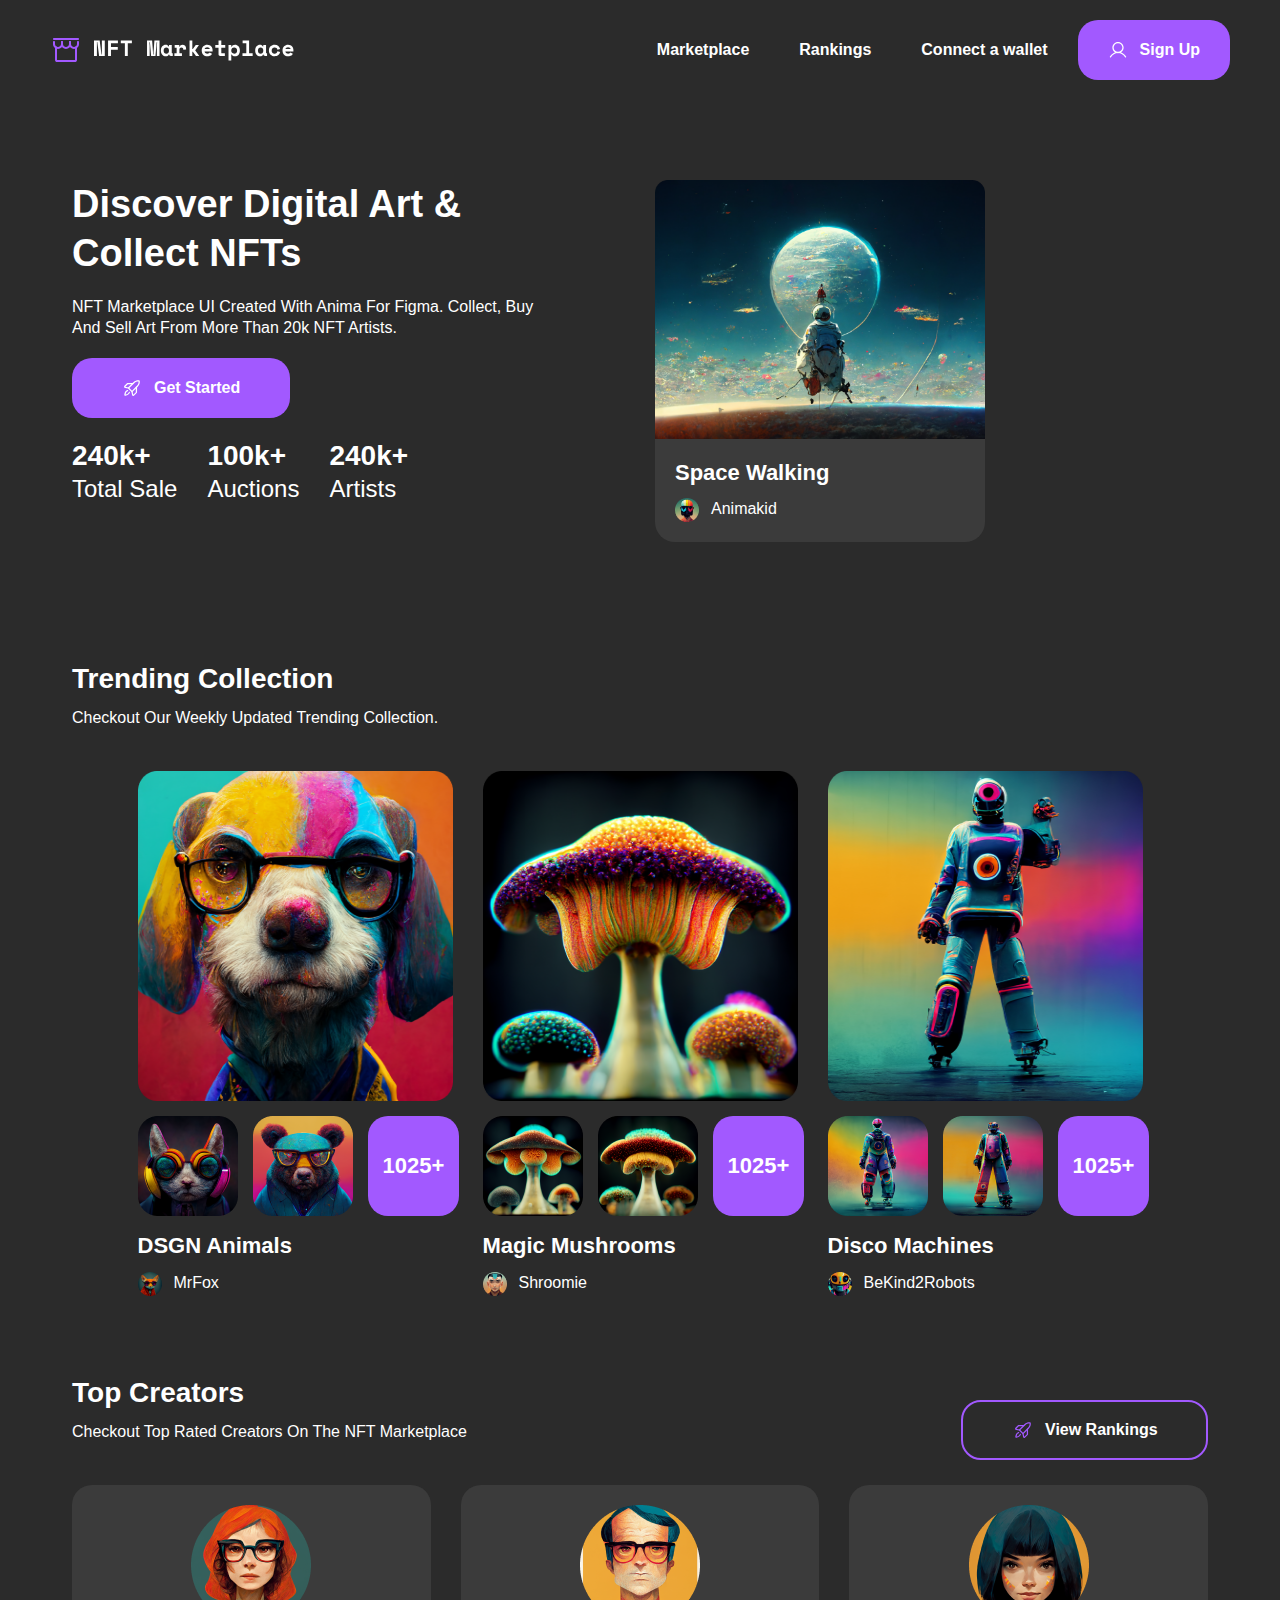
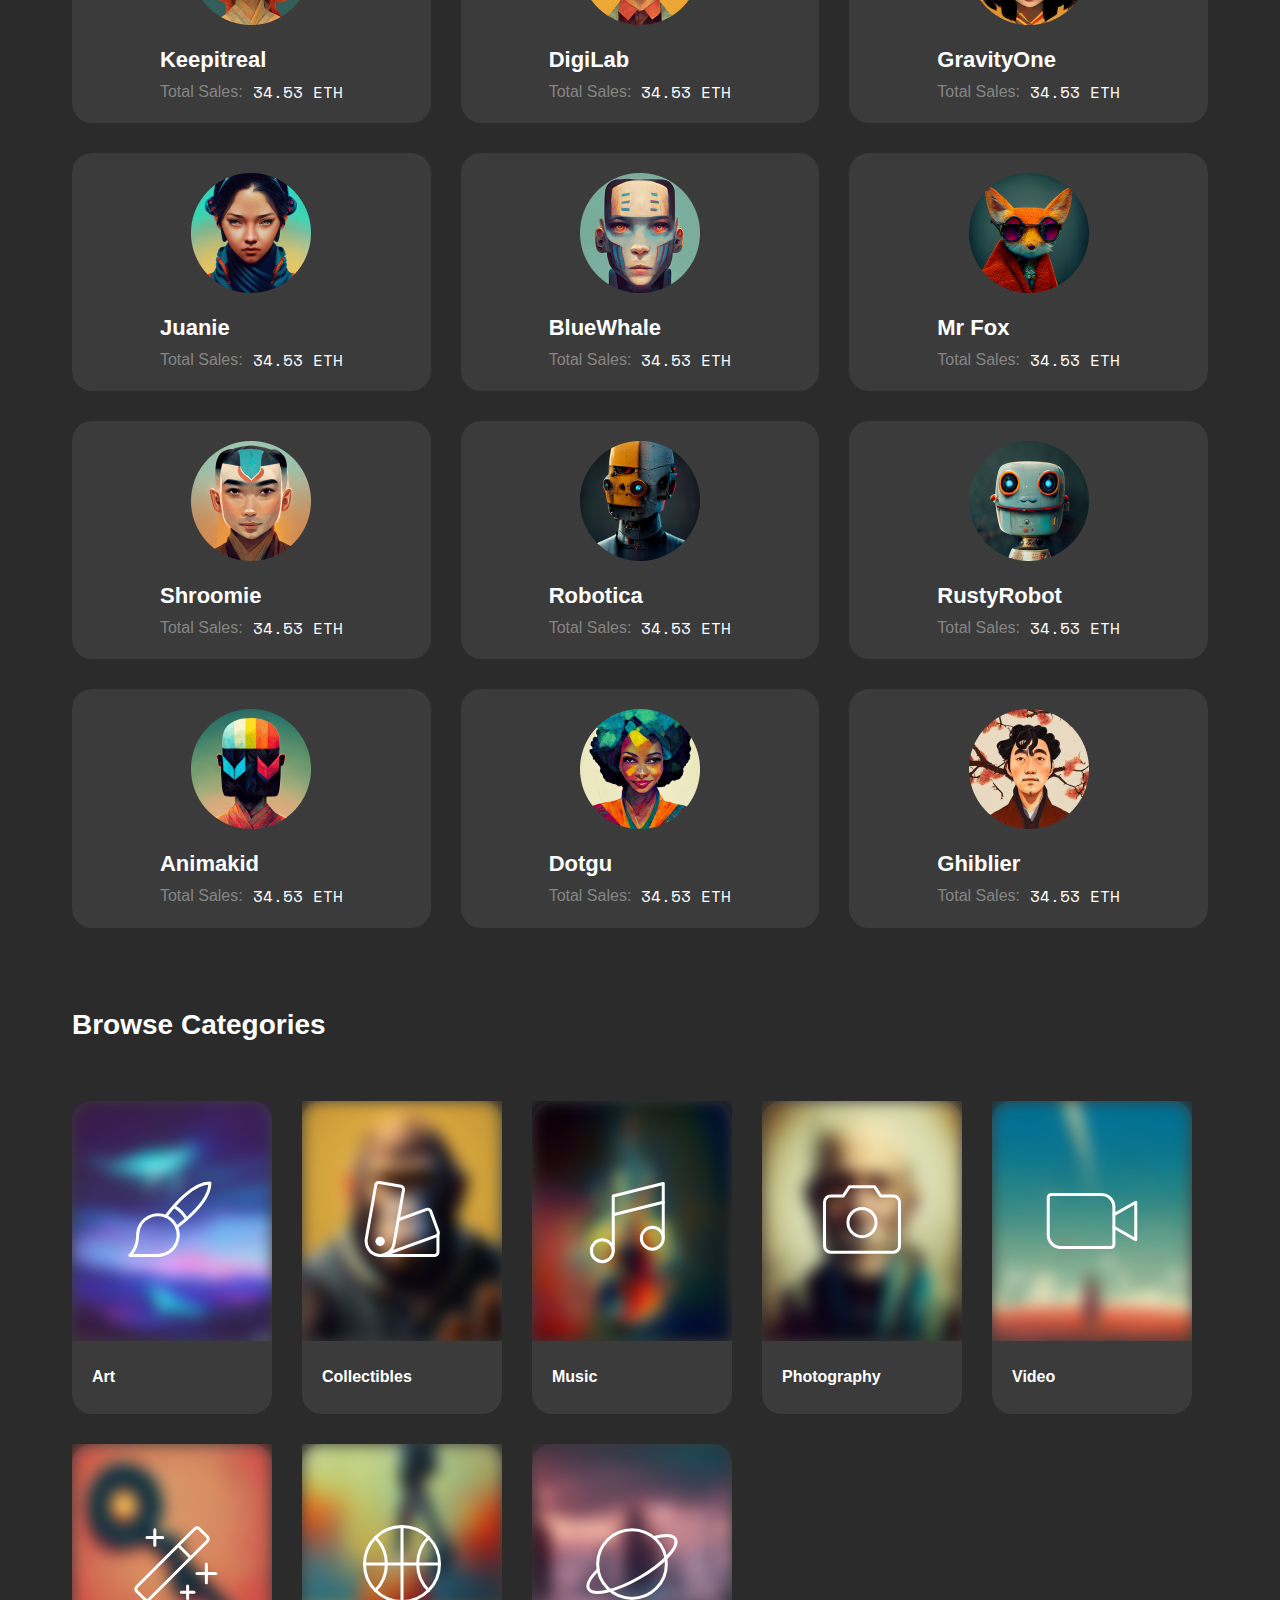
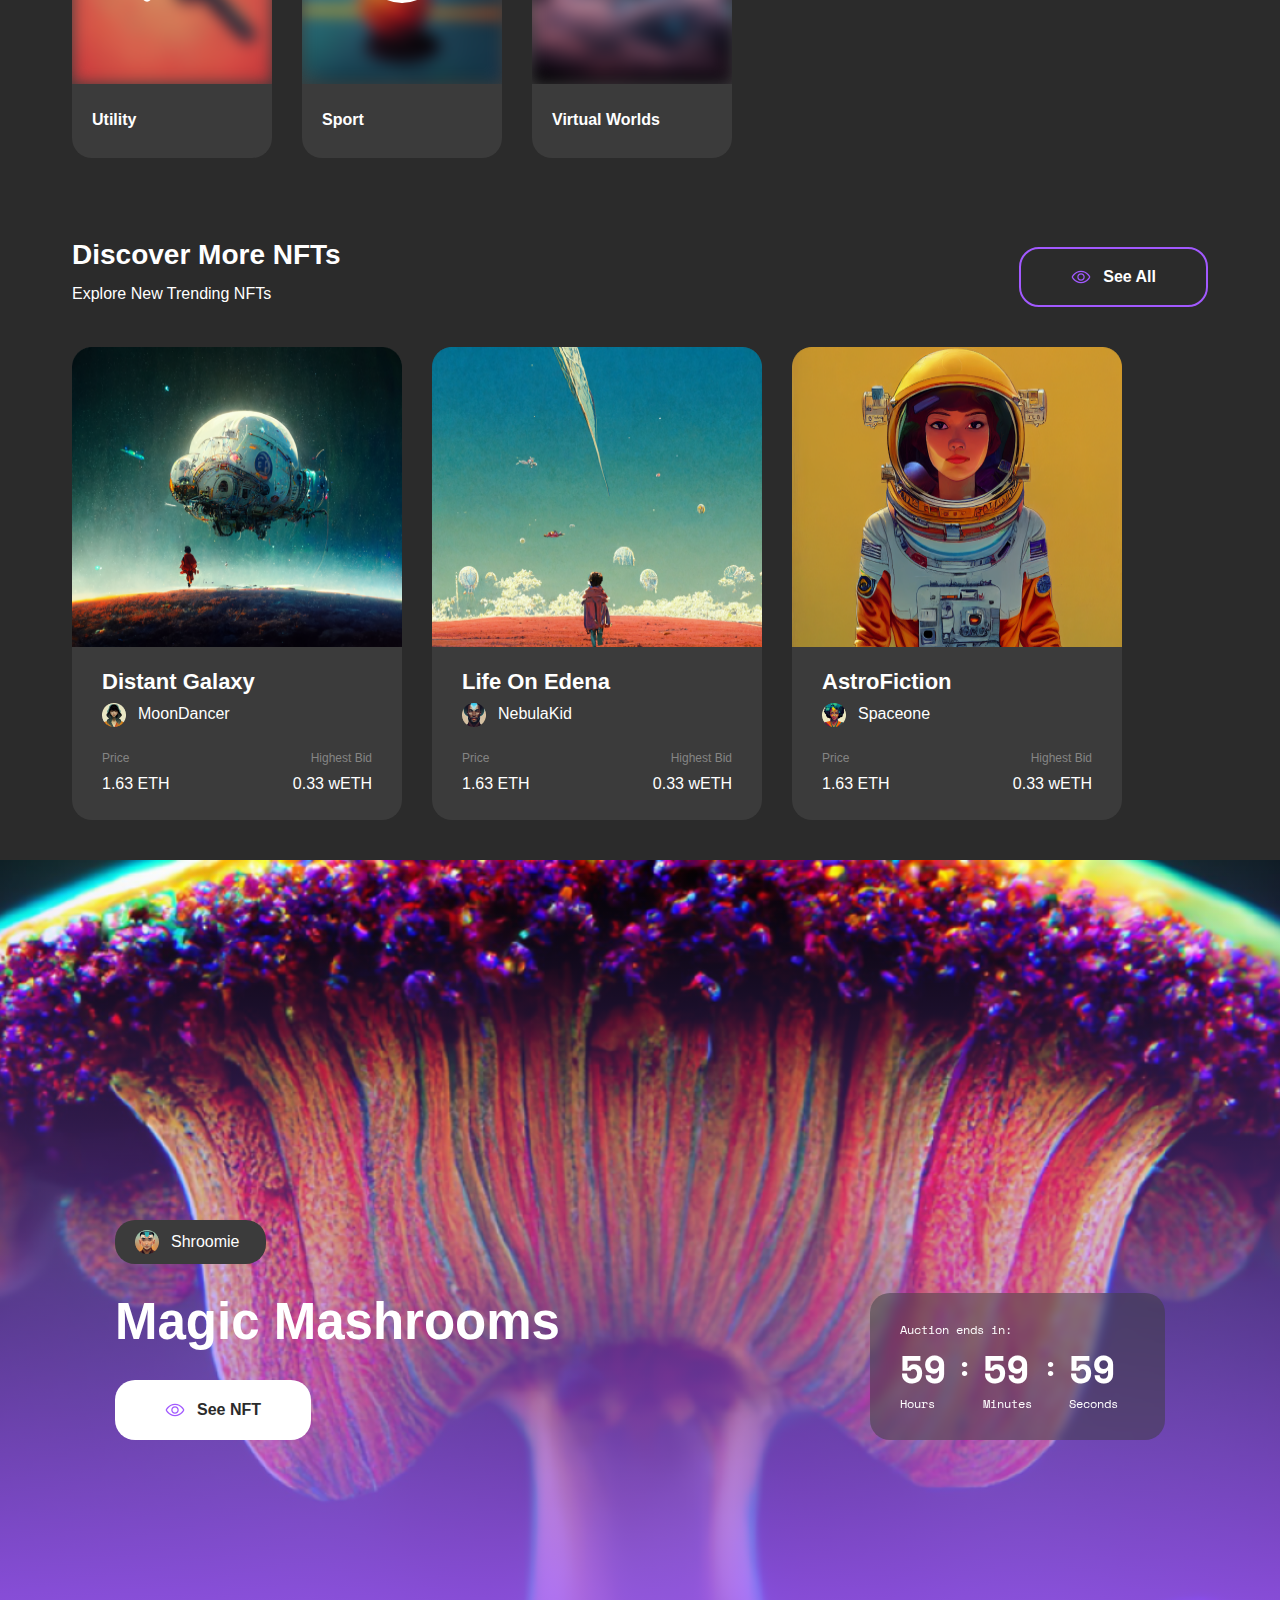
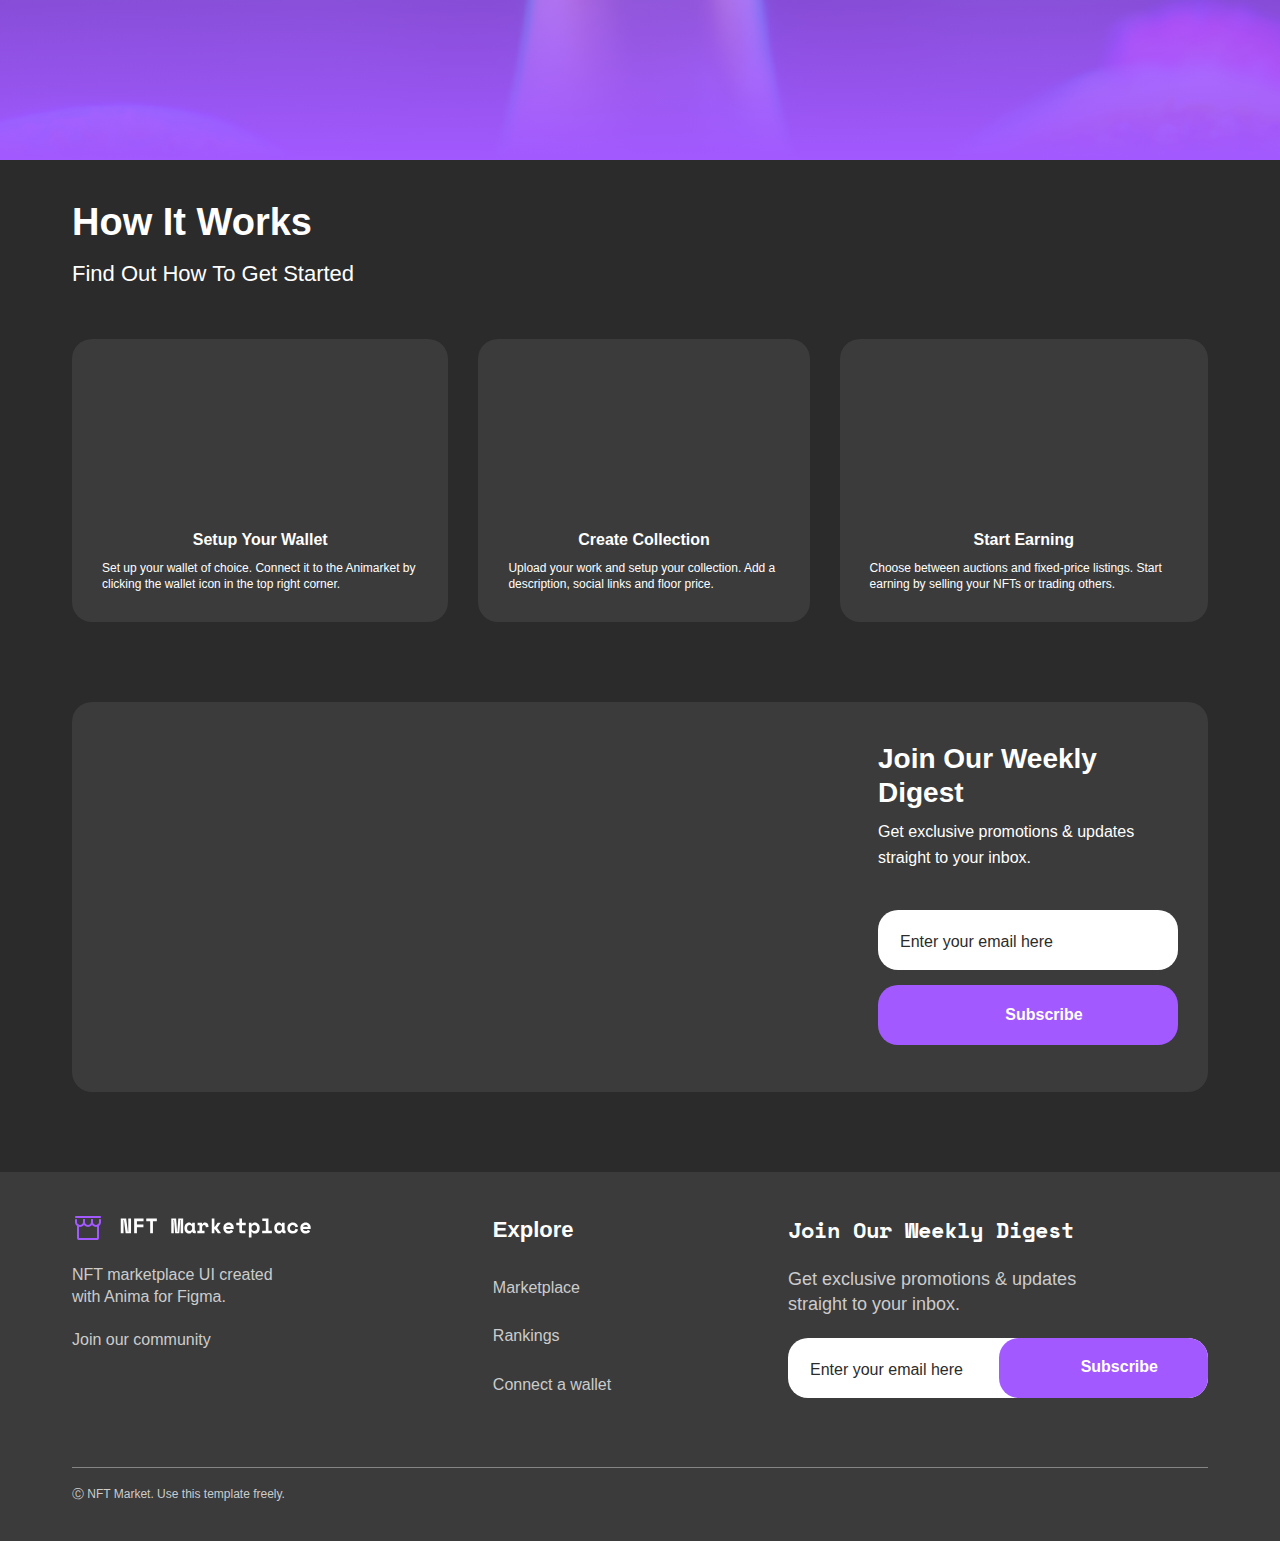
<file: index.html>
<!DOCTYPE html>
<html lang="en">
  <head>
    <meta charset="UTF-8" />
    <meta
      name="viewport"
      content="width=device-width, user-scalable=no, initial-scale=1.0, maximum-scale=1.0, minimum-scale=1.0"
    />
    <link rel="stylesheet" href="./styles/styles.css" />
    <link
      href="https://fonts.googleapis.com/css?family=Work+Sans:100,200,300,regular,500,600,700,800,900,100italic,200italic,300italic,italic,500italic,600italic,700italic,800italic,900italic"
      rel="stylesheet"
    />
    <link
      href="https://fonts.googleapis.com/css?family=Space+Mono:regular,italic,700,700italic"
      rel="stylesheet"
    />
    <title>NFT</title>
  </head>
  <body>
    <header class="header">
      <div class="container">
        <div class="header-menu">
          <div class="header__logo">
            <img
              src="./svg/header-logo.svg"
              alt="icon"
              loading="lazy"
              class="header__logo-icon"
            />
            <img
              src="./svg/header-logo-text.svg"
              alt="logotip text"
              loading="lazy"
              class="header__logo-text"
            />
          </div>
          <nav class="header__navigation hidden-mobile">
            <ul class="header__navigation-list">
              <li class="header__navigation-item">
                <a href="#" class="header__navigation-link">Marketplace</a>
              </li>
              <li class="header__navigation-item">
                <a href="./contacts.html" class="header__navigation-link"
                  >Rankings</a
                >
              </li>
              <li class="header__navigation-item">
                <a href="#" class="header__navigation-link">Connect a wallet</a>
              </li>
              <button
                class="header__navigation-button hidden-mobile"
                type="button"
              >
                <img src="./svg/user-icon.svg" alt="user" />Sign Up
              </button>
            </ul>
          </nav>

          <button
            class="header__navigation-burger-menu burger-button visible-mobile"
            type="button"
            onclick="mobileOverlay.showModal()"
          >
            <img
              src="./svg/burger.svg"
              alt="burger button"
              width="24"
              height="24"
              loading="lazy"
            />
            <span class="visually-hidden">Open navigation menu</span>
          </button>
        </div>
      </div>
    </header>
    <main class="content">
      <section class="section">
        <div class="container">
          <div class="hero">
            <div class="hero-left">
              <div class="hero-top">
                <h1 class="hero__title">Discover digital art & Collect NFTs</h1>
                <p class="hero__descr">
                  NFT marketplace UI created with Anima for Figma. Collect, buy
                  and sell art from more than 20k NFT artists.
                </p>
              </div>
              <button class="hero__button">
                <img src="./svg/rocket.svg" alt="rocket" />Get Started
              </button>
              <ul class="hero__list">
                <li class="hero__item">
                  <span class="hero__item-numb">240k+ </span>
                  <span class="hero__item-text">Total Sale</span>
                </li>
                <li class="hero__item">
                  <span class="hero__item-numb">100k+</span>
                  <span class="hero__item-text">Auctions</span>
                </li>
                <li class="hero__item">
                  <span class="hero__item-numb">240k+</span>
                  <span class="hero__item-text">Artists</span>
                </li>
              </ul>
            </div>
            <div class="hero-right">
              <img
                src="./image/hero-image.png"
                alt="image"
                class="hero__image"
              />
              <div class="hero__right-info">
                <span class="hero__right-image">Space Walking</span>
                <div class="hero__right-avatar">
                  <img src="./image/Avatar.png" alt="icon" />
                  <span class="hero__right-text">Animakid</span>
                </div>
              </div>
            </div>
          </div>
        </div>
      </section>
      <section class="section">
        <div class="container">
          <div class="collection">
            <div class="collection-header">
              <h2 class="header__title">Trending Collection</h2>
              <p class="header__descr">
                Checkout our weekly updated trending collection.
              </p>
            </div>
            <div class="collection-body">
              <ul class="body__list">
                <li class="body__item">
                  <div class="body__item-top">
                    <img
                      src="./image/card-image-dog.png"
                      alt="dog"
                      width="330"
                      height="330"
                      loading="lazy"
                    />
                  </div>
                  <div class="body__item-midl">
                    <img
                      src="./image/card-image-cat.png"
                      alt="cat"
                      width="100"
                      height="100"
                      loading="lazy"
                    />
                    <img
                      src="./image/card-image-beer.png"
                      alt="beer"
                      width="100"
                      height="100"
                      loading="lazy"
                    />
                    <div class="card-bg">
                      <span class="card-bg__text">1025+</span>
                    </div>
                  </div>
                  <div class="body__item-bottom">
                    <h2 class="item-bottom__title">DSGN Animals</h2>
                    <div class="item-bottom__avatar">
                      <img
                        src="./image/avata-fox.png"
                        alt="fox"
                        width="24"
                        height="24"
                        loading="lazy"
                      />
                      <span class="item-bottom__text">MrFox</span>
                    </div>
                  </div>
                </li>
                <li class="body__item">
                  <div class="body__item-top">
                    <img
                      src="./image/card-image-grib.png"
                      alt="dog"
                      width="330"
                      height="330"
                      loading="lazy"
                    />
                  </div>
                  <div class="body__item-midl">
                    <img
                      src="./image/card-image-grib-2.png"
                      alt="cat"
                      width="100"
                      height="100"
                      loading="lazy"
                    />
                    <img
                      src="./image/card-image-grib-3.png"
                      alt="beer"
                      width="100"
                      height="100"
                      loading="lazy"
                    />
                    <div class="card-bg">
                      <span class="card-bg__text">1025+</span>
                    </div>
                  </div>
                  <div class="body__item-bottom">
                    <h2 class="item-bottom__title">Magic Mushrooms</h2>
                    <div class="item-bottom__avatar">
                      <img
                        src="./image/avatar-shroomie.png"
                        alt="fox"
                        width="24"
                        height="24"
                        loading="lazy"
                      />
                      <span class="item-bottom__text">Shroomie</span>
                    </div>
                  </div>
                </li>
                <li class="body__item">
                  <div class="body__item-top">
                    <img
                      src="./image/card-image-robot.png"
                      alt="dog"
                      width="330"
                      height="330"
                      loading="lazy"
                    />
                  </div>
                  <div class="body__item-midl">
                    <img
                      src="./image/card-image-robot-2.png"
                      alt="cat"
                      width="100"
                      height="100"
                      loading="lazy"
                    />
                    <img
                      src="./image/card-image-robot-3.png"
                      alt="beer"
                      width="100"
                      height="100"
                      loading="lazy"
                    />
                    <div class="card-bg">
                      <span class="card-bg__text">1025+</span>
                    </div>
                  </div>
                  <div class="body__item-bottom">
                    <h2 class="item-bottom__title">Disco Machines</h2>
                    <div class="item-bottom__avatar">
                      <img
                        src="./image/avatar-beKind.png"
                        alt="fox"
                        width="24"
                        height="24"
                      />
                      <span class="item-bottom__text">BeKind2Robots</span>
                    </div>
                  </div>
                </li>
              </ul>
            </div>
          </div>
        </div>
      </section>
      <section class="section">
        <div class="container">
          <div class="creators">
            <div class="creators-header">
              <h2 class="creators-header__title">Top creators</h2>
              <p class="creators-header__descr">
                Checkout Top Rated Creators on the NFT Marketplace
              </p>
            </div>
            <div class="creators-header-box">
              <button class="creators-header__button" type="button">
                <img
                  src="./svg/rocket-accent.svg"
                  alt="rocket"
                  width="20"
                  height="20"
                  loading="lazy"
                />View Rankings
              </button>
            </div>
            <div class="creators-card">
              <ul class="creators-card__list">
                <li class="creators-card__item">
                  <img
                    class="creators-card__item-avatar"
                    src="./image/1.png"
                    alt=""
                    width="120"
                    height="120"
                    loading="lazy"
                  />
                  <div class="creators-card__item-box">
                    <p class="creators-card__item-name">Keepitreal</p>
                    <p class="creators-card__item-coast">
                      Total Sales:<span class="creators-card__item-crypt"
                        >34.53 ETH</span
                      >
                    </p>
                  </div>
                </li>
                <li class="creators-card__item">
                  <img
                    class="creators-card__item-avatar"
                    src="./image/2.png"
                    alt="avatar"
                    width="120"
                    height="120"
                    loading="lazy"
                  />
                  <div class="creators-card__item-box">
                    <p class="creators-card__item-name">DigiLab</p>
                    <p class="creators-card__item-coast">
                      Total Sales:<span class="creators-card__item-crypt"
                        >34.53 ETH</span
                      >
                    </p>
                  </div>
                </li>
                <li class="creators-card__item">
                  <img
                    class="creators-card__item-avatar"
                    src="./image/3.png"
                    alt=""
                    width="120"
                    height="120"
                    loading="lazy"
                  />
                  <div class="creators-card__item-box">
                    <p class="creators-card__item-name">GravityOne</p>
                    <p class="creators-card__item-coast">
                      Total Sales:<span class="creators-card__item-crypt"
                        >34.53 ETH</span
                      >
                    </p>
                  </div>
                </li>
                <li class="creators-card__item">
                  <img
                    class="creators-card__item-avatar"
                    src="./image/4.png"
                    alt="avatar"
                    width="120"
                    height="120"
                    loading="lazy"
                  />
                  <div class="creators-card__item-box">
                    <p class="creators-card__item-name">Juanie</p>
                    <p class="creators-card__item-coast">
                      Total Sales:<span class="creators-card__item-crypt"
                        >34.53 ETH</span
                      >
                    </p>
                  </div>
                </li>
                <li class="creators-card__item">
                  <img
                    class="creators-card__item-avatar"
                    src="./image/5.png"
                    alt="avatar"
                    width="120"
                    height="120"
                    loading="lazy"
                  />
                  <div class="creators-card__item-box">
                    <p class="creators-card__item-name">BlueWhale</p>
                    <p class="creators-card__item-coast">
                      Total Sales:<span class="creators-card__item-crypt"
                        >34.53 ETH</span
                      >
                    </p>
                  </div>
                </li>
                <li class="creators-card__item">
                  <img
                    class="creators-card__item-avatar"
                    src="./image/6.png"
                    alt="avatar"
                    width="120"
                    height="120"
                    loading="lazy"
                  />
                  <div class="creators-card__item-box">
                    <p class="creators-card__item-name">mr fox</p>
                    <p class="creators-card__item-coast">
                      Total Sales:<span class="creators-card__item-crypt"
                        >34.53 ETH</span
                      >
                    </p>
                  </div>
                </li>
                <li class="creators-card__item">
                  <img
                    class="creators-card__item-avatar"
                    src="./image/7.png"
                    alt="avatar"
                    width="120"
                    height="120"
                    loading="lazy"
                  />
                  <div class="creators-card__item-box">
                    <p class="creators-card__item-name">Shroomie</p>
                    <p class="creators-card__item-coast">
                      Total Sales:<span class="creators-card__item-crypt"
                        >34.53 ETH</span
                      >
                    </p>
                  </div>
                </li>
                <li class="creators-card__item">
                  <img
                    class="creators-card__item-avatar"
                    src="./image/8.png"
                    alt="avatar"
                    width="120"
                    height="120"
                    loading="lazy"
                  />
                  <div class="creators-card__item-box">
                    <p class="creators-card__item-name">robotica</p>
                    <p class="creators-card__item-coast">
                      Total Sales:<span class="creators-card__item-crypt"
                        >34.53 ETH</span
                      >
                    </p>
                  </div>
                </li>
                <li class="creators-card__item">
                  <img
                    class="creators-card__item-avatar"
                    src="./image/9.png"
                    alt="avatar"
                    width="120"
                    height="120"
                    loading="lazy"
                  />
                  <div class="creators-card__item-box">
                    <p class="creators-card__item-name">RustyRobot</p>
                    <p class="creators-card__item-coast">
                      Total Sales:<span class="creators-card__item-crypt"
                        >34.53 ETH</span
                      >
                    </p>
                  </div>
                </li>
                <li class="creators-card__item">
                  <img
                    class="creators-card__item-avatar"
                    src="./image/10.png"
                    alt="avatar"
                    width="120"
                    height="120"
                    loading="lazy"
                  />
                  <div class="creators-card__item-box">
                    <p class="creators-card__item-name">animakid</p>
                    <p class="creators-card__item-coast">
                      Total Sales:<span class="creators-card__item-crypt"
                        >34.53 ETH</span
                      >
                    </p>
                  </div>
                </li>
                <li class="creators-card__item">
                  <img
                    class="creators-card__item-avatar"
                    src="./image/11.png"
                    alt="avatar"
                    width="120"
                    height="120"
                    loading="lazy"
                  />
                  <div class="creators-card__item-box">
                    <p class="creators-card__item-name">Dotgu</p>
                    <p class="creators-card__item-coast">
                      Total Sales:<span class="creators-card__item-crypt"
                        >34.53 ETH</span
                      >
                    </p>
                  </div>
                </li>
                <li class="creators-card__item">
                  <img
                    class="creators-card__item-avatar"
                    src="./image/12.png"
                    alt="avatar"
                    width="120"
                    height="120"
                    loading="lazy"
                  />
                  <div class="creators-card__item-box">
                    <p class="creators-card__item-name">Ghiblier</p>
                    <p class="creators-card__item-coast">
                      Total Sales:<span class="creators-card__item-crypt"
                        >34.53 ETH</span
                      >
                    </p>
                  </div>
                </li>
              </ul>
            </div>
          </div>
        </div>
      </section>
      <section class="section">
        <div class="container">
          <div class="categories">
            <div class="categories-header">
              <h2 class="categories-header__title">Browse Categories</h2>
            </div>
            <div class="categories-card">
              <ul class="categories-card__list">
                <li class="categories-card__item">
                  <div class="categories-card__item-position">
                    <img
                      class="categories-card__image"
                      src="./image/categories-1.png"
                      alt="iamge"
                      width="240"
                      height="240"
                      loading="lazy"
                    />
                    <img
                      src="./svg/1.svg"
                      class="categories-card__icon"
                      alt="icon"
                      width="100"
                      height="100"
                      loading="lazy"
                    />
                  </div>
                  <div class="categories-card__bg">
                    <span class="categories-card__bg-text">Art</span>
                  </div>
                </li>
                <li class="categories-card__item">
                  <div class="categories-card__item-position">
                    <img
                      class="categories-card__image"
                      src="./image/categories-2.png"
                      alt="iamge"
                      width="240"
                      height="240"
                      loading="lazy"
                    />
                    <img
                      src="./svg/2.svg"
                      class="categories-card__icon"
                      alt="icon"
                      width="100"
                      height="100"
                      loading="lazy"
                    />
                  </div>
                  <div class="categories-card__bg">
                    <span class="categories-card__bg-text">Collectibles</span>
                  </div>
                </li>
                <li class="categories-card__item">
                  <div class="categories-card__item-position">
                    <img
                      class="categories-card__image"
                      src="./image/categories-3.png"
                      alt="iamge"
                      width="240"
                      height="240"
                      loading="lazy"
                    />
                    <img
                      src="./svg/3.svg"
                      class="categories-card__icon"
                      alt="icon"
                      width="100"
                      height="100"
                      loading="lazy"
                    />
                  </div>
                  <div class="categories-card__bg">
                    <span class="categories-card__bg-text">Music</span>
                  </div>
                </li>
                <li class="categories-card__item">
                  <div class="categories-card__item-position">
                    <img
                      class="categories-card__image"
                      src="./image/categories-4.png"
                      alt="iamge"
                      width="240"
                      height="240"
                      loading="lazy"
                    />
                    <img
                      src="./svg/4.svg"
                      class="categories-card__icon"
                      alt="icon"
                      width="100"
                      height="100"
                      loading="lazy"
                    />
                  </div>
                  <div class="categories-card__bg">
                    <span class="categories-card__bg-text">Photography</span>
                  </div>
                </li>
                <li class="categories-card__item">
                  <div class="categories-card__item-position">
                    <img
                      class="categories-card__image"
                      src="./image/categories-5.png"
                      alt="iamge"
                      width="240"
                      height="240"
                      loading="lazy"
                    />
                    <img
                      src="./svg/5.svg"
                      class="categories-card__icon"
                      alt="icon"
                      width="100"
                      height="100"
                      loading="lazy"
                    />
                  </div>
                  <div class="categories-card__bg">
                    <span class="categories-card__bg-text">Video</span>
                  </div>
                </li>
                <li class="categories-card__item">
                  <div class="categories-card__item-position">
                    <img
                      class="categories-card__image"
                      src="./image/categories-6.png"
                      alt="iamge"
                      width="240"
                      height="240"
                      loading="lazy"
                    />
                    <img
                      src="./svg/6.svg"
                      class="categories-card__icon"
                      alt="icon"
                      width="100"
                      height="100"
                      loading="lazy"
                    />
                  </div>
                  <div class="categories-card__bg">
                    <span class="categories-card__bg-text">Utility</span>
                  </div>
                </li>
                <li class="categories-card__item">
                  <div class="categories-card__item-position">
                    <img
                      class="categories-card__image"
                      src="./image/categories-7.png"
                      alt="iamge"
                      width="240"
                      height="240"
                      loading="lazy"
                    />
                    <img
                      src="./svg/7.svg"
                      class="categories-card__icon"
                      alt="icon"
                      width="100"
                      height="100"
                      loading="lazy"
                    />
                  </div>
                  <div class="categories-card__bg">
                    <span class="categories-card__bg-text">Sport</span>
                  </div>
                </li>
                <li class="categories-card__item">
                  <div class="categories-card__item-position">
                    <img
                      class="categories-card__image"
                      src="./image/categories-8.png"
                      alt="iamge"
                      width="240"
                      height="240"
                      loading="lazy"
                    />
                    <img
                      src="./svg/8.svg"
                      class="categories-card__icon"
                      alt="icon"
                      width="100"
                      height="100"
                      loading="lazy"
                    />
                  </div>
                  <div class="categories-card__bg">
                    <span class="categories-card__bg-text">Virtual Worlds</span>
                  </div>
                </li>
              </ul>
            </div>
          </div>
        </div>
      </section>
      <section class="section">
        <div class="container">
          <div class="discover">
            <div class="discover-header">
              <div class="discover-header__content">
                <h2 class="discover-header__title">Discover More NFTs</h2>
                <p class="discover-header__descr">Explore new trending NFTs</p>
              </div>
            </div>
            <div class="discover-box">
              <button class="discover-box__button" type="button">
                <img
                  src="./svg/Eye.svg"
                  alt="rocket"
                  width="20"
                  height="20"
                  loading="lazy"
                />See All
              </button>
            </div>
            <div class="discover-card">
              <ul class="discover-card__list">
                <li class="discover-card__item">
                  <img
                    class="discover-card__item-image"
                    src="./image/galaxy.png"
                    alt=""
                    width="330"
                    height="300"
                    loading="lazy"
                  />
                  <div class="discover-card__item-box">
                    <p class="discover-card__item-info">Distant Galaxy</p>
                    <div class="discover-card__item-name">
                      <img
                        src="./image/moon.png"
                        alt="avatar"
                        width="24"
                        height="24"
                        loading="lazy"
                      />
                      <span class="discover-card__item-nickname"
                        >MoonDancer</span
                      >
                    </div>
                    <div class="discover-card__item-price">
                      <p class="discover-card__item-price-name">
                        Price<span>Highest Bid</span>
                      </p>
                      <p class="discover-card__item-price-crypt">
                        1.63 ETH<span>0.33 wETH</span>
                      </p>
                    </div>
                  </div>
                </li>
                <li class="discover-card__item">
                  <img
                    class="discover-card__item-image"
                    src="./image/edena.png"
                    alt=""
                    width="330"
                    height="300"
                    loading="lazy"
                  />
                  <div class="discover-card__item-box">
                    <p class="discover-card__item-info">Life On Edena</p>
                    <div class="discover-card__item-name">
                      <img
                        src="./image/kid.png"
                        alt="avatar"
                        width="24"
                        height="24"
                        loading="lazy"
                      />
                      <span class="discover-card__item-nickname"
                        >NebulaKid</span
                      >
                    </div>
                    <div class="discover-card__item-price">
                      <p class="discover-card__item-price-name">
                        Price<span>Highest Bid</span>
                      </p>
                      <p class="discover-card__item-price-crypt">
                        1.63 ETH<span>0.33 wETH</span>
                      </p>
                    </div>
                  </div>
                </li>
                <li class="discover-card__item">
                  <img
                    class="discover-card__item-image"
                    src="./image/astro.png"
                    alt=""
                    width="330"
                    height="300"
                    loading="lazy"
                  />
                  <div class="discover-card__item-box">
                    <p class="discover-card__item-info">AstroFiction</p>
                    <div class="discover-card__item-name">
                      <img
                        src="./image/spaceone.png"
                        alt="avatar"
                        width="24"
                        height="24"
                        loading="lazy"
                      />
                      <span class="discover-card__item-nickname">Spaceone</span>
                    </div>
                    <div class="discover-card__item-price">
                      <p class="discover-card__item-price-name">
                        Price<span>Highest Bid</span>
                      </p>
                      <p class="discover-card__item-price-crypt">
                        1.63 ETH<span>0.33 wETH</span>
                      </p>
                    </div>
                  </div>
                </li>
              </ul>
            </div>
          </div>
        </div>
      </section>
      <section class="section-magic">
        <div class="container">
          <div class="magic">
            <div class="magic-content">
              <div class="magic-content__avatar">
                <img
                  src="./image/avatar-shroomie.png"
                  alt="icon"
                  width="24"
                  height="24"
                  loading="lazy"
                  class="magic-content__avatar-icon"
                />
                <p class="magic-content__avatar-name">Shroomie</p>
              </div>
              <h2 class="magic-content__title">Magic Mashrooms</h2>
              <button class="magic-content__button" type="button">
                <img src="./svg/Eye.svg" alt="icon" />
                See NFT
              </button>
            </div>

            <div class="magic-time">
              <p class="magic-time__descr">Auction ends in:</p>
              <ul class="magic-time__list">
                <li class="magic-time__item">
                  <span class="magic-time__item-minuts">59</span>
                  <span class="magic-time__item-hours">Hours</span>
                </li>
                <span class="magic-time__item-colon">:</span>
                <li class="magic-time__item">
                  <span class="magic-time__item-minuts">59</span>
                  <span class="magic-time__item-hours">Minutes</span>
                </li>
                <span class="magic-time__item-colon">:</span>
                <li class="magic-time__item">
                  <span class="magic-time__item-minuts">59</span>
                  <span class="magic-time__item-hours">Seconds</span>
                </li>
              </ul>
            </div>
          </div>
        </div>
      </section>
      <section class="section">
        <div class="container">
          <div class="works">
            <div class="works-header">
              <h2 class="works-header__title">How it works</h2>
              <p class="works-header__descr">Find out how to get started</p>
            </div>

            <ul class="body__list">
              <li class="body__item">
                <div class="body__item-image">
                  <img src="./image/works-1.png" alt="icon" loading="lazy" />
                </div>
                <div class="body__item-text">
                  <h3 class="body__item-title">Setup Your wallet</h3>
                  <p class="body__item-descr">
                    Set up your wallet of choice. Connect it to the Animarket by
                    clicking the wallet icon in the top right corner.
                  </p>
                </div>
              </li>
              <li class="body__item">
                <div class="body__item-image">
                  <img src="./image/works-2.png" alt="icon" loading="lazy" />
                </div>
                <div class="body__item-text">
                  <h3 class="body__item-title">Create Collection</h3>
                  <p class="body__item-descr">
                    Upload your work and setup your collection. Add a
                    description, social links and floor price.
                  </p>
                </div>
              </li>
              <li class="body__item">
                <div class="body__item-image">
                  <img src="./image/works-3.png" alt="icon" loading="lazy" />
                </div>
                <div class="body__item-text">
                  <h3 class="body__item-title">Start Earning</h3>
                  <p class="body__item-descr">
                    Choose between auctions and fixed-price listings. Start
                    earning by selling your NFTs or trading others.
                  </p>
                </div>
              </li>
            </ul>
          </div>
        </div>
      </section>
      <section class="section">
        <div class="container">
          <div class="digest">
            <div class="digest-content">
              <div class="digest-content__image">
                <img
                  src="./image/digest.png"
                  alt="image astro"
                  width="425"
                  height="310"
                  loading="lazy"
                />
              </div>
              <div class="digest-content__inner">
                <div class="digest-content__inner-header">
                  <h2 class="digest-content__inner-title">
                    Join our weekly<br />
                    digest
                  </h2>
                  <p class="digest-content__inner-descr">
                    Get exclusive promotions & updates<br />
                    straight to your inbox.
                  </p>
                </div>
                <form class="digest-content__inner-form">
                  <input
                    type="text"
                    name="email"
                    placeholder="Enter your email here"
                    class="digest-content__inner-input"
                  />
                  <button class="digest-content__inner-button" type="submit">
                    <img
                      src="./svg/post.svg"
                      alt="post"
                      width="20"
                      height="20"
                      loading="lazy"
                    />Subscribe
                  </button>
                </form>
              </div>
            </div>
          </div>
        </div>
      </section>
    </main>
    <footer class="footer">
      <div class="container">
        <div class="footer__menu">
          <div class="menu-soc1als">
            <div class="menu-soc1als__logo-image">
              <img src="./svg/header-logo.svg" alt="icon" loading="lazy" />
              <img
                src="./svg/header-logo-text.svg"
                alt="logotip text"
                loading="lazy"
                height="20"
                width="200"
              />
            </div>
            <div class="menu-soc1als__text">
              <p class="menu-soc1als__text-description">
                NFT marketplace UI created with Anima for Figma.
              </p>
              <p class="menu-soc1als__text-description">Join our community</p>
            </div>
            <ul class="menu-soc1als__list">
              <li class="menu-soc1als__item-icon">
                <img
                  src="./svg/footer-1.svg"
                  alt="icon soc1als"
                  width="32"
                  height="32"
                  loading="lazy"
                />
              </li>
              <li class="menu-soc1als__item-icon">
                <img
                  src="./svg/footer-2.svg"
                  alt="icon soc1als"
                  width="32"
                  height="32"
                  loading="lazy"
                />
              </li>
              <li class="menu-soc1als__item-icon">
                <img
                  src="./svg/footer-3.svg"
                  alt="icon soc1als"
                  width="32"
                  height="32"
                  loading="lazy"
                />
              </li>
              <li class="menu-soc1als__item-icon">
                <img
                  src="./svg/footer-4.svg"
                  alt="icon soc1als"
                  width="32"
                  height="32"
                  loading="lazy"
                />
              </li>
            </ul>
          </div>
          <nav class="navigation">
            <h2 class="navigation__title">Explore</h2>
            <ul class="navigation__list">
              <li class="navigation__item">
                <a href="#" class="navigation__link">Marketplace</a>
              </li>
              <li class="navigation__item">
                <a href="#" class="navigation__link">Rankings</a>
              </li>
              <li class="navigation__item">
                <a href="#" class="navigation__link">Connect a wallet</a>
              </li>
            </ul>
          </nav>
          <div class="aside">
            <h3 class="aside__title">Join our weekly digest</h3>
            <p class="aside__description">
              Get exclusive promotions & updates straight to your inbox.
            </p>
            <form class="aside__form">
              <input
                type="text"
                name="email"
                placeholder="Enter your email here"
              />
              <button class="aside__form-button" type="submit">
                <img
                  src="./svg/post.svg"
                  alt="post"
                  width="20"
                  height="20"
                  loading="lazy"
                />
                Subscribe
              </button>
            </form>
          </div>
        </div>
        <div class="bottom">
          <p class="bottom__text">Ⓒ NFT Market. Use this template freely.</p>
        </div>
      </div>
    </footer>
    <dialog class="mobile-overlay visible mobile" id="mobileOverlay">
      <form class="mobile-overlay__close-button-wrapper" method="dialog">
        <button class="mobile-oberlay__close-button cross-button" type="submit">
          <span class="visually-hidden">Close navigation menu</span>
        </button>
      </form>
      <div class="mobile-overlay__body">
        <ul class="mobile-overlay__list">
          <li class="mobile-overlay__item">
            <a href="/" class="mobile-overlay__link">Marketplace</a>
          </li>
          <li class="mobile-overlay__item">
            <a href="/" class="mobile-overlay__link">Rankings</a>
          </li>
          <li class="mobile-overlay__item">
            <a href="/" class="mobile-overlay__link">Connect a wallet</a>
          </li>
        </ul>
      </div>
    </dialog>
  </body>
</html>
</file>
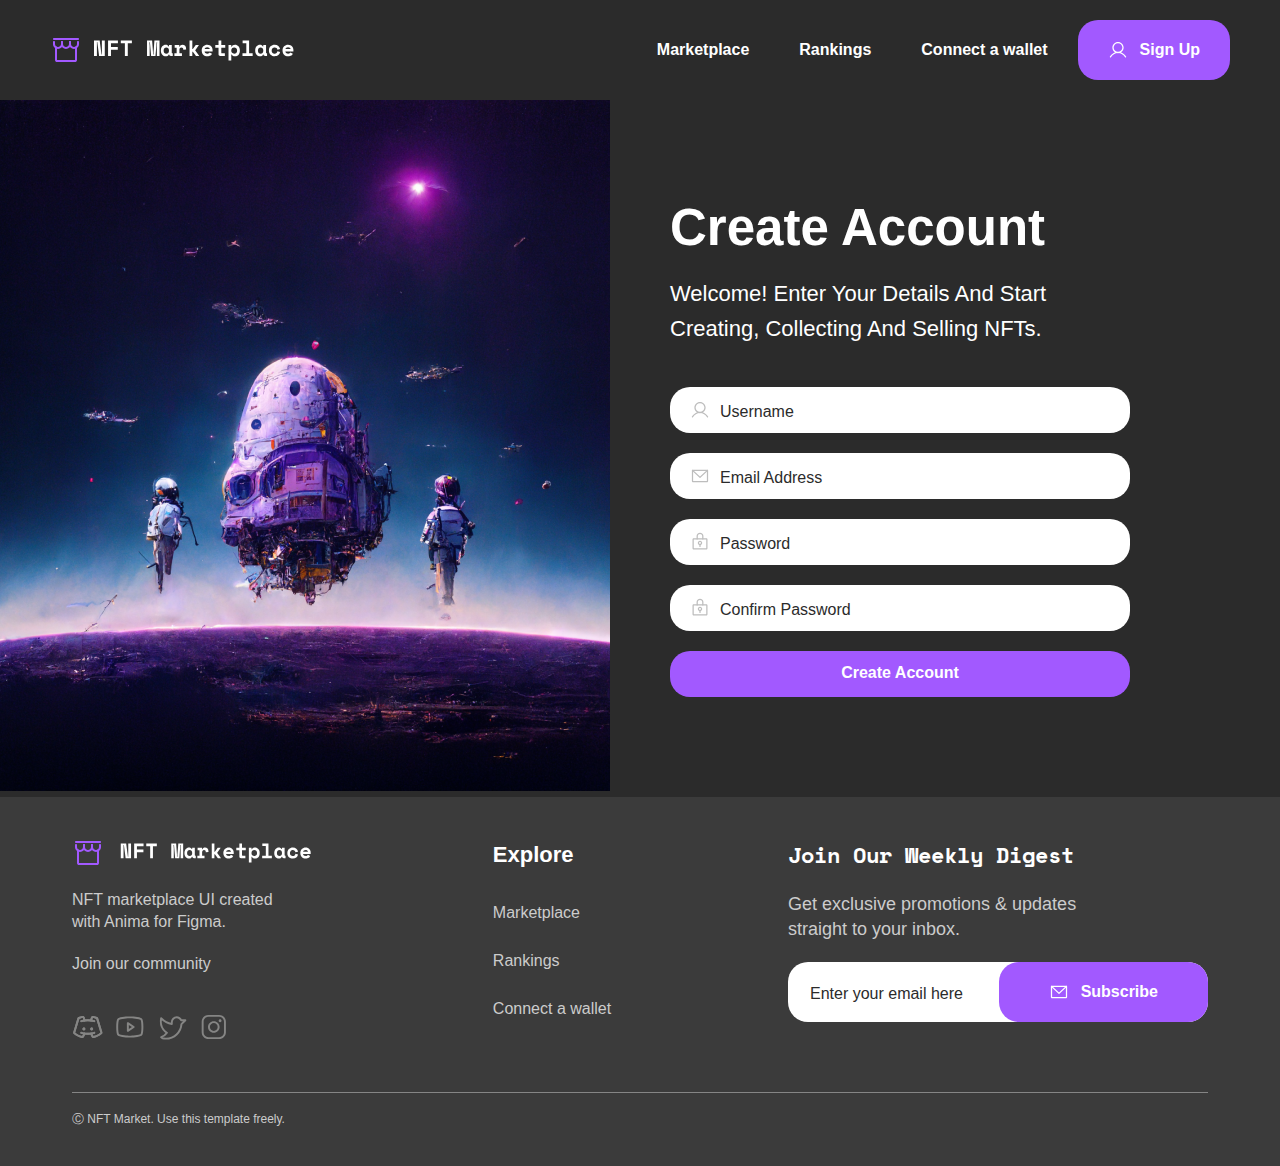
<file: contacts.html>
<!DOCTYPE html>
<html lang="en">
  <head>
    <meta charset="UTF-8" />
    <meta
      name="viewport"
      content="width=device-width, user-scalable=no, initial-scale=1.0, maximum-scale=1.0, minimum-scale=1.0"
    />
    <title>Create Contact</title>
    <link rel="stylesheet" href="./styles/styles.css" />
    <link
      href="https://fonts.googleapis.com/css?family=Work+Sans:100,200,300,regular,500,600,700,800,900,100italic,200italic,300italic,italic,500italic,600italic,700italic,800italic,900italic"
      rel="stylesheet"
    />
    <link
      href="https://fonts.googleapis.com/css?family=Space+Mono:regular,italic,700,700italic"
      rel="stylesheet"
    />
  </head>
  <body>
    <header class="header">
      <div class="container">
        <div class="header-menu">
          <div class="header__logo">
            <img
              src="./svg/header-logo.svg"
              alt="icon"
              loading="lazy"
              class="header__logo-icon"
            />
            <img
              src="./svg/header-logo-text.svg"
              alt="logotip text"
              loading="lazy"
              class="header__logo-text"
            />
          </div>
          <nav class="header__navigation hidden-mobile">
            <ul class="header__navigation-list">
              <li class="header__navigation-item">
                <a href="./index.html" class="header__navigation-link"
                  >Marketplace</a
                >
              </li>
              <li class="header__navigation-item">
                <a href="#" class="header__navigation-link">Rankings</a>
              </li>
              <li class="header__navigation-item">
                <a href="#" class="header__navigation-link">Connect a wallet</a>
              </li>
              <button
                class="header__navigation-button hidden-mobile"
                type="button"
              >
                <img src="./svg/user-icon.svg" alt="user" />Sign Up
              </button>
            </ul>
          </nav>

          <button
            class="header__navigation-burger-menu burger-button visible-mobile"
            type="button"
            onclick="mobileOverlay.showModal()"
          >
            <img
              src="./svg/burger.svg"
              alt="burger button"
              width="24"
              height="24"
              loading="lazy"
            />
            <span class="visually-hidden">Open navigation menu</span>
          </button>
        </div>
      </div>
    </header>
    <main class="content">
      <section class="section">
        <div class="container">
          <div class="create-account">
            <div class="create-account__bg">
              <img
                src="./image/create-image.png"
                alt="image cosmos"
                width="610"
                height="691"
                loading="lazy"
                class="create-account__image"
              />
            </div>
            <div class="create-account-content">
              <h1 class="create-account-content__title">Create account</h1>
              <p class="create-account-content__descr">
                Welcome! enter your details and start creating, collecting and
                selling NFTs.
              </p>
              <div class="content-form">
                <form class="content-form__group">
                  <div class="form">
                    <img
                      src="./svg/user-grey.svg"
                      alt="icon"
                      class="content-form__icon"
                    />
                    <input
                      type="text"
                      name="name"
                      placeholder="Username"
                      class="content-form__inner-input"
                    />
                  </div>
                  <div class="form">
                    <img
                      src="./svg/post-2.svg"
                      alt=""
                      class="content-form__icon"
                    />
                    <input
                      type="text"
                      name="email"
                      placeholder="Email Address"
                      class="content-form__inner-input"
                    />
                  </div>
                  <div class="form">
                    <img
                      src="./svg/password.svg"
                      alt=""
                      class="content-form__icon"
                    />
                    <input
                      type="text"
                      name="password"
                      placeholder="Password"
                      class="content-form__inner-input"
                    />
                  </div>
                  <div class="form">
                    <img
                      src="./svg/password-2.svg"
                      alt=""
                      class="content-form__icon"
                    />
                    <input
                      type="text"
                      name="password"
                      placeholder="Confirm Password"
                      class="content-form__inner-input"
                    />
                  </div>
                  <button class="content-form__inner-button" type="submit">
                    Create Account
                  </button>
                </form>
              </div>
            </div>
          </div>
        </div>
      </section>
    </main>
    <footer class="footer">
      <div class="container">
        <div class="footer__menu">
          <div class="menu-soc1als">
            <div class="menu-soc1als__logo-image">
              <img src="./svg/header-logo.svg" alt="icon" loading="lazy" />
              <img
                src="./svg/header-logo-text.svg"
                alt="logotip text"
                loading="lazy"
                height="20"
                width="200"
              />
            </div>
            <div class="menu-soc1als__text">
              <p class="menu-soc1als__text-description">
                NFT marketplace UI created with Anima for Figma.
              </p>
              <p class="menu-soc1als__text-description">Join our community</p>
            </div>
            <ul class="menu-soc1als__list">
              <li class="menu-soc1als__item-icon">
                <img
                  src="./svg/footer-1.svg"
                  alt="icon soc1als"
                  width="32"
                  height="32"
                  loading="lazy"
                />
              </li>
              <li class="menu-soc1als__item-icon">
                <img
                  src="./svg/footer-2.svg"
                  alt="icon soc1als"
                  width="32"
                  height="32"
                  loading="lazy"
                />
              </li>
              <li class="menu-soc1als__item-icon">
                <img
                  src="./svg/footer-3.svg"
                  alt="icon soc1als"
                  width="32"
                  height="32"
                  loading="lazy"
                />
              </li>
              <li class="menu-soc1als__item-icon">
                <img
                  src="./svg/footer-4.svg"
                  alt="icon soc1als"
                  width="32"
                  height="32"
                  loading="lazy"
                />
              </li>
            </ul>
          </div>
          <nav class="navigation">
            <h2 class="navigation__title">Explore</h2>
            <ul class="navigation__list">
              <li class="navigation__item">
                <a href="#" class="navigation__link">Marketplace</a>
              </li>
              <li class="navigation__item">
                <a href="#" class="navigation__link">Rankings</a>
              </li>
              <li class="navigation__item">
                <a href="#" class="navigation__link">Connect a wallet</a>
              </li>
            </ul>
          </nav>
          <div class="aside">
            <h3 class="aside__title">Join our weekly digest</h3>
            <p class="aside__description">
              Get exclusive promotions & updates straight to your inbox.
            </p>
            <form class="aside__form">
              <input
                type="text"
                name="email"
                placeholder="Enter your email here"
              />
              <button class="aside__form-button" type="submit">
                <img
                  src="./svg/post.svg"
                  alt="post"
                  width="20"
                  height="20"
                  loading="lazy"
                />
                Subscribe
              </button>
            </form>
          </div>
        </div>
        <div class="bottom">
          <p class="bottom__text">Ⓒ NFT Market. Use this template freely.</p>
        </div>
      </div>
    </footer>
    <dialog class="mobile-overlay visible mobile" id="mobileOverlay">
      <form class="mobile-overlay__close-button-wrapper" method="dialog">
        <button class="mobile-oberlay__close-button cross-button" type="submit">
          <span class="visually-hidden">Close navigation menu</span>
        </button>
      </form>
      <div class="mobile-overlay__body">
        <ul class="mobile-overlay__list">
          <li class="mobile-overlay__item">
            <a href="/" class="mobile-overlay__link">Marketplace</a>
          </li>
          <li class="mobile-overlay__item">
            <a href="/" class="mobile-overlay__link">Rankings</a>
          </li>
          <li class="mobile-overlay__item">
            <a href="/" class="mobile-overlay__link">Connect a wallet</a>
          </li>
        </ul>
      </div>
    </dialog>
  </body>
</html>
</file>
<file: styles/styles.css>
@charset "UTF-8";
/**
  Нормализация блочной модели
 */
@import url(https://fonts.googleapis.com/css?family=Work+Sans:100,200,300,regular,500,600,700,800,900,100italic,200italic,300italic,italic,500italic,600italic,700italic,800italic,900italic);
@import url(https://fonts.googleapis.com/css?family=Space+Mono:regular,italic,700,700italic);
*,
*::before,
*::after {
  box-sizing: border-box;
}

/**
    Убираем внутренние отступы слева тегам списков,
    у которых есть атрибут class
   */
:where(ul, ol):where([class]) {
  padding-left: 0;
}

/**
    Убираем внешние отступы body и двум другим тегам,
    у которых есть атрибут class
   */
body,
:where(blockquote, figure):where([class]) {
  margin: 0;
}

/**
    Убираем внешние отступы вертикали нужным тегам,
    у которых есть атрибут class
   */
:where(h1, h2, h3, h4, h5, h6, p, ul, ol, dl):where([class]) {
  margin-block: 0;
}

:where(dd[class]) {
  margin-left: 0;
}

:where(fieldset[class]) {
  margin-left: 0;
  padding: 0;
  border: none;
}

/**
    Убираем стандартный маркер маркированному списку,
    у которого есть атрибут class
   */
:where(ul[class]) {
  list-style: none;
}

/**
    Обнуляем вертикальные внешние отступы параграфа,
    объявляем локальную переменную для внешнего отступа вниз,
    чтобы избежать взаимодействие с более сложным селектором
   */
p {
  --paragraphMarginBottom: 24px;
  margin-block: 0;
}

/**
    Внешний отступ вниз для параграфа без атрибута class,
    который расположен не последним среди своих соседних элементов
   */
p:where(:not([class]):not(:last-child)) {
  margin-bottom: var(--paragraphMarginBottom);
}

/**
    Упрощаем работу с изображениями
   */
img {
  display: block;
  max-width: 100%;
}

/**
    Наследуем свойства шрифт для полей ввода
   */
input,
textarea,
select,
button {
  font: inherit;
}

html {
  /**
      Пригодится в большинстве ситуаций
      (когда, например, нужно будет "прижать" футер к низу сайта)
     */
  height: 100%;
  /**
      Плавный скролл
     */
  scroll-behavior: smooth;
}

body {
  /**
      Пригодится в большинстве ситуаций
      (когда, например, нужно будет "прижать" футер к низу сайта)
     */
  min-height: 100%;
  /**
      Унифицированный интерлиньяж
     */
  line-height: 1.5;
}

/**
    Приводим к единому цвету svg-элементы
   */
svg *[fill] {
  fill: currentColor;
}

svg *[stroke] {
  stroke: currentColor;
}

/**
    Чиним баг задержки смены цвета при взаимодействии с svg-элементами
   */
svg * {
  transition-property: fill, stroke;
}

:root {
  --color-dark: #2b2b2b;
  --color-dark-alt: #3b3b3b;
  --color-gray: #858584;
  --color-light: #ffffff;
  --color-accent: #a259ff;
  --border: 2px solid var(--color-accent, #a259ff);
  --border-radius: 20px;
  --font-family-base: "Wokr Sans", sans-serif;
  --input-height: 46px;
  --input-height-alt: 60px;
  --button-height: 60px;
  --transition-duration: 0.2s;
}

.visually-hidden {
  position: absolute !important;
  width: 1px !important;
  height: 1px !important;
  margin: -1px !important;
  border: 0 !important;
  padding: 0 !important;
  white-space: nowrap !important;
  clip-path: inset(100%) !important;
  clip: rect(0 0 0 0) !important;
  overflow: hidden !important;
}

@media (max-width: 1024px) {
  .hidden-mobile {
    display: none !important;
  }
}

@media (min-width: 1023px) {
  .visible-mobile {
    display: none !important;
  }
}

body {
  font-family: var(--font-family-base);
  font-weight: 600;
  font-size: 22px;
  font-style: normal;
  line-height: 1.28;
  color: var(--color-light);
  background-color: var(--color-dark);
}
body a,
body button,
body input,
body textarea,
body svg * {
  transition-duration: var(--transition-duration);
}
body a {
  text-decoration: none;
  color: inherit;
}

.header {
  padding: 20px 50px;
}
@media (max-width: 1024px) {
  .header {
    padding: 15px 50px;
  }
}
@media (max-width: 375px) {
  .header {
    padding: 15px 30px;
  }
}
.header-menu {
  display: flex;
  justify-content: space-between;
  align-items: center;
}
.header__logo {
  display: flex;
  align-items: center;
  column-gap: 12px;
}
@media (max-width: 1024px) {
  .header__logo {
    column-gap: 9px;
  }
}
@media (max-width: 1024px) {
  .header__logo-icon {
    max-width: 24px;
    aspect-ratio: 1;
  }
}
@media (max-width: 1024px) {
  .header__logo-text {
    max-width: 150px;
  }
}
.header__navigation-list {
  display: flex;
  column-gap: 10px;
  align-items: center;
}
.header__navigation-link {
  display: inline-flex;
  align-items: center;
  position: relative;
  height: 46px;
  font-size: 16px;
  cursor: pointer;
  padding-inline: 20px;
}
@media (hover: hover) {
  .header__navigation-link:hover::after {
    width: 100%;
  }
}
@media (hover: none) {
  .header__navigation-link:active::after {
    width: 100%;
  }
}
.header__navigation-link::after {
  content: "";
  position: absolute;
  top: 100%;
  left: 50%;
  translate: -50%;
  width: 0;
  height: 2px;
  background-color: currentColor;
  transition-duration: inherit;
}
.header__navigation-button {
  display: flex;
  align-items: center;
  column-gap: 12px;
  padding: 0px 30px;
  color: #fff;
  font-size: 16px;
  background-color: var(--color-accent);
  border: none;
  border-radius: var(--border-radius);
  height: var(--button-height);
}

.burger-button {
  background-color: transparent;
  border: none;
}

.mobile-overlay {
  width: 100%;
  height: 100%;
  margin: 0;
  border: none;
  background-color: var(--color-accent);
}
.mobile-overlay:modal {
  max-width: 100%;
  max-height: 100%;
}
.mobile-overlay__close-button-wrapper {
  display: flex;
  justify-content: end;
}
.mobile-overlay__list {
  display: flex;
  flex-direction: column;
  align-items: center;
}
.mobile-overlay__link {
  display: inline-flex;
  align-items: center;
  position: relative;
  height: 46px;
  font-size: 16px;
  cursor: pointer;
  padding-inline: 20px;
}
@media (hover: hover) {
  .mobile-overlay__link:hover::after {
    width: 100%;
  }
}
@media (hover: none) {
  .mobile-overlay__link:active::after {
    width: 100%;
  }
}
.mobile-overlay__link::after {
  content: "";
  position: absolute;
  top: 100%;
  left: 50%;
  translate: -50%;
  width: 0;
  height: 2px;
  background-color: currentColor;
  transition-duration: inherit;
}

.cross-button {
  background-color: transparent;
  border: none;
  position: relative;
  width: 40px;
  aspect-ratio: 1;
}
.cross-button::before, .cross-button::after {
  content: "";
  position: absolute;
  left: 9px;
  top: 50%;
  width: 50%;
  height: 2px;
  background-color: var(--color-dark);
  border-radius: 5px;
}
.cross-button::before {
  rotate: 45deg;
}
.cross-button::after {
  rotate: -45deg;
}

.hero {
  padding: 80px 115px;
  display: grid;
  grid-template-columns: repeat(2, 1fr);
  column-gap: 30px;
}
@media (max-width: 1280px) {
  .hero {
    padding-inline: 72px;
  }
}
@media (max-width: 823px) {
  .hero {
    display: flex;
    flex-direction: column;
    padding: 40px 30px;
  }
}
@media (max-width: 823px) {
  .hero-top {
    flex-grow: 1;
  }
}
.hero__title {
  font-size: 67px;
  text-transform: capitalize;
  margin-bottom: 20px;
  text-align: left;
  max-width: 505px;
}
@media (max-width: 1280px) {
  .hero__title {
    font-size: 38px;
  }
}
@media (max-width: 823px) {
  .hero__title {
    font-size: 28px;
    margin-bottom: 10px;
  }
}
.hero__descr {
  font-size: 22px;
  font-weight: 400;
  text-transform: capitalize;
  margin-bottom: 30px;
  max-width: 480px;
}
@media (max-width: 1280px) {
  .hero__descr {
    font-size: 16px;
    margin-bottom: 20px;
  }
}
@media (max-width: 823px) {
  .hero-left {
    display: flex;
    flex-direction: column;
  }
}
.hero__button {
  display: flex;
  column-gap: 12px;
  justify-content: center;
  align-items: center;
  padding: 0px 50px;
  height: var(--button-height);
  color: var(--color-light);
  font-size: 16px;
  border: none;
  border-radius: var(--border-radius);
  background-color: var(--color-accent);
  margin-bottom: 20px;
}
.hero__list {
  display: flex;
  column-gap: 30px;
}
@media (max-width: 823px) {
  .hero__list {
    order: 4;
  }
}
.hero__item {
  display: flex;
  flex-direction: column;
}
.hero__item-numb {
  font-size: 28px;
  font-weight: 700;
  text-transform: capitalize;
}
@media (max-width: 1024px) {
  .hero__item-numb {
    font-size: 22px;
  }
}
.hero__item-text {
  font-size: 24px;
  font-weight: 400;
  text-transform: capitalize;
}
@media (max-width: 1024px) {
  .hero__item-text {
    font-size: 16px;
  }
}
.hero-right {
  display: flex;
  flex-direction: column;
  max-width: 510px;
}
@media (max-width: 1280px) {
  .hero-right {
    max-width: 330px;
  }
}
@media (max-width: 823px) {
  .hero-right {
    max-width: 315px;
  }
}
.hero__image {
  display: flex;
  max-width: 510px;
}
@media (max-width: 1280px) {
  .hero__image {
    max-width: 330px;
  }
}
@media (max-width: 823px) {
  .hero__image {
    max-width: 315px;
  }
}
.hero__right-image {
  display: flex;
  margin-bottom: 10px;
  font-size: 22px;
  text-transform: capitalize;
}
.hero__right-info {
  padding: 20px;
  border-bottom-left-radius: var(--border-radius);
  border-bottom-right-radius: var(--border-radius);
  background-color: var(--color-dark-alt);
}
.hero__right-avatar {
  display: flex;
  align-items: center;
  column-gap: 12px;
}
.hero__right-text {
  font-size: 16px;
  font-weight: 400;
}

.collection {
  padding: 80px 115px;
  display: flex;
  flex-direction: column;
  row-gap: 60px;
}
@media (max-width: 1280px) {
  .collection {
    padding: 40px 72px;
    row-gap: 40px;
    justify-content: flex-start;
  }
}
@media (max-width: 823px) {
  .collection {
    padding-inline: 30px;
  }
}
.collection .header__title {
  font-size: 38px;
  text-transform: capitalize;
  margin-bottom: 10px;
  line-height: 120%; /* 45.6px */
}
@media (max-width: 1280px) {
  .collection .header__title {
    font-size: 28px;
  }
}
.collection .header__descr {
  font-size: 22px;
  font-weight: 400;
  line-height: 160%; /* 35.2px */
  text-transform: capitalize;
}
@media (max-width: 1280px) {
  .collection .header__descr {
    font-size: 16px;
  }
}
.collection .body__list {
  display: flex;
  flex-wrap: wrap;
  column-gap: 30px;
}
@media (max-width: 1280px) {
  .collection .body__list {
    justify-content: center;
    gap: 30px;
  }
}
.collection .body__item {
  display: flex;
  flex-direction: column;
  gap: 15px;
  max-width: 330px;
  width: 100%;
}
@media (max-width: 1280px) {
  .collection .body__item {
    max-width: 315px;
    width: 100%;
  }
}
.collection .body__item-top {
  display: flex;
}
.collection .body__item-midl {
  display: flex;
  justify-content: space-between;
  column-gap: 15px;
}
.collection .item-bottom__title {
  font-size: 22px;
  line-height: 140%; /* 30.8px */
  text-transform: capitalize;
  margin-bottom: 10px;
}
.collection .item-bottom__avatar {
  display: flex;
  column-gap: 12px;
}
.collection .item-bottom__text {
  font-size: 16px;
  font-weight: 400;
  line-height: 140%; /* 22.4px */
}
.collection .card-bg {
  padding: 32px 15px;
  background-color: var(--color-accent);
  border-radius: var(--border-radius);
}
.collection .card-bg__text {
  font-weight: 700;
  line-height: 160%; /* 35.2px */
  text-transform: capitalize;
}

.creators {
  padding: 80px 115px;
  display: flex;
  flex-wrap: wrap;
  column-gap: 100px;
  align-items: center;
}
@media (max-width: 1280px) {
  .creators {
    padding: 40px 72px;
  }
}
@media (max-width: 823px) {
  .creators {
    padding: 40px 30px;
    row-gap: 40px;
    flex-direction: column;
  }
}
.creators-header {
  margin-bottom: 60px;
  flex-grow: 1;
}
@media (max-width: 1280px) {
  .creators-header {
    justify-content: space-between;
    margin-bottom: 40px;
  }
}
@media (max-width: 823px) {
  .creators-header {
    margin-bottom: 0;
  }
}
.creators-header-box {
  max-width: 247px;
  flex-grow: 2;
}
@media (max-width: 823px) {
  .creators-header-box {
    order: 3;
  }
}
.creators-header__button {
  display: inline-flex;
  align-items: center;
  column-gap: 12px;
  padding-inline: 50px;
  height: var(--button-height);
  border: var(--border);
  border-radius: var(--border-radius);
  background-color: transparent;
  color: var(--color-light);
  font-size: 16px;
  line-height: 140%; /* 22.4px */
  text-wrap: nowrap;
}
@media (max-width: 823px) {
  .creators-header__button {
    width: 100%;
    justify-content: center;
  }
}
.creators-header-content {
  max-width: 700px;
  width: 100%;
}
@media (max-width: 1024px) {
  .creators-header-content {
    max-width: 340px;
    width: 100%;
  }
}
@media (max-width: 823px) {
  .creators-header-content {
    max-width: 315px;
    width: 100%;
  }
}
.creators-header__title {
  font-size: 38px;
  line-height: 120%; /* 45.6px */
  text-transform: capitalize;
  margin-bottom: 10px;
}
@media (max-width: 1280px) {
  .creators-header__title {
    font-size: 28px;
  }
}
.creators-header__descr {
  font-size: 22px;
  font-weight: 400;
  line-height: 160%; /* 35.2px */
  text-transform: capitalize;
}
@media (max-width: 1280px) {
  .creators-header__descr {
    font-size: 16px;
  }
}
.creators-card {
  flex-grow: 3;
}
.creators-card__list {
  display: grid;
  grid-template-columns: repeat(4, 1fr);
  gap: 30px;
}
@media (max-width: 1280px) {
  .creators-card__list {
    grid-template-columns: repeat(3, 1fr);
  }
}
@media (max-width: 1024px) {
  .creators-card__list {
    grid-template-columns: repeat(2, 1fr);
  }
}
@media (max-width: 823px) {
  .creators-card__list {
    grid-template-columns: repeat(1, 1fr);
  }
}
.creators-card__item {
  width: 100%;
  display: flex;
  flex-direction: column;
  align-items: center;
  padding: 20px;
  background-color: var(--color-dark-alt);
  border-radius: var(--border-radius);
}
.creators-card__item-box {
  display: flex;
  flex-direction: column;
  align-items: flex-start;
}
@media (max-width: 1024px) {
  .creators-card__item {
    display: flex;
    flex-direction: row;
    column-gap: 10px;
  }
}
.creators-card__item-avatar {
  margin-bottom: 20px;
}
@media (max-width: 1024px) {
  .creators-card__item-avatar {
    max-width: 60px;
    max-height: 60px;
    width: 100%;
    margin-bottom: 0;
  }
}
.creators-card__item-name {
  text-align: center;
  font-size: 22px;
  line-height: 140%; /* 30.8px */
  text-transform: capitalize;
  margin-bottom: 5px;
}
.creators-card__item-coast {
  display: flex;
  column-gap: 10px;
  color: #858584;
  text-align: right;
  font-size: 16px;
  font-weight: 400;
  line-height: 140%; /* 22.4px */
}
.creators-card__item-crypt {
  color: var(--color-light);
  font-family: "Space Mono";
  font-size: 16px;
  font-weight: 400;
  line-height: 140%; /* 22.4px */
}

.categories {
  padding: 80px 115px;
  display: flex;
  flex-direction: column;
  row-gap: 60px;
}
@media (max-width: 1280px) {
  .categories {
    padding: 40px 72px;
  }
}
@media (max-width: 823px) {
  .categories {
    padding-inline: 40px;
  }
}
.categories-header__title {
  font-size: 38px;
  line-height: 120%; /* 45.6px */
  text-transform: capitalize;
}
@media (max-width: 1280px) {
  .categories-header__title {
    font-size: 28px;
  }
}
.categories-card__list {
  display: flex;
  flex-wrap: wrap;
  gap: 30px;
}
@media (max-width: 1024px) {
  .categories-card__list {
    gap: 25px;
  }
}
@media (max-width: 823px) {
  .categories-card__list {
    gap: 20px;
  }
}
.categories-card__item {
  max-width: 240px;
  width: 100%;
  background-color: var(--color-dark-alt);
  border-radius: var(--border-radius);
}
@media (max-width: 1280px) {
  .categories-card__item {
    max-width: 200px;
    width: 100%;
  }
}
@media (max-width: 1024px) {
  .categories-card__item {
    max-width: 150px;
    width: 100%;
  }
}
@media (max-width: 823px) {
  .categories-card__item {
    max-width: 148px;
    width: 100%;
  }
}
.categories-card__item-position {
  position: relative;
  overflow: hidden;
}
.categories-card__image {
  filter: blur(7.5px);
}
@media (max-width: 823px) {
  .categories-card__image {
    max-width: 150px;
    width: 100%;
  }
}
.categories-card__icon {
  position: absolute;
  top: 50%;
  left: 50%;
  translate: -50% -50%;
}
.categories-card__bg {
  padding: 20px 30px 25px;
}
@media (max-width: 1280px) {
  .categories-card__bg {
    padding: 20px 20px 25px;
  }
}
.categories-card__bg-text {
  line-height: 140%; /* 30.8px */
  text-transform: capitalize;
}
@media (max-width: 1280px) {
  .categories-card__bg-text {
    font-size: 16px;
  }
}

.discover {
  padding: 80px 115px;
  display: flex;
  flex-wrap: wrap;
  align-items: end;
  row-gap: 60px;
}
@media (max-width: 1280px) {
  .discover {
    row-gap: 40px;
    padding: 40px 72px;
  }
}
@media (max-width: 823px) {
  .discover {
    padding-inline: 30px;
  }
}
@media (max-width: 823px) {
  .discover {
    flex-direction: column;
    align-items: center;
  }
}
.discover-header {
  display: flex;
  flex-grow: 1;
}
@media (max-width: 823px) {
  .discover-header {
    order: 1;
  }
}
.discover-header__title {
  font-size: 38px;
  line-height: 120%; /* 45.6px */
  margin-bottom: 10px;
  text-transform: capitalize;
}
@media (max-width: 1280px) {
  .discover-header__title {
    font-size: 28px;
  }
}
.discover-header__descr {
  font-weight: 400;
  line-height: 160%; /* 35.2px */
  text-transform: capitalize;
}
@media (max-width: 1280px) {
  .discover-header__descr {
    font-size: 16px;
  }
}
.discover-box {
  display: flex;
  justify-content: flex-end;
  flex-grow: 2;
}
.discover-box__button {
  color: var(--color-light);
  padding-inline: 50px;
  border: var(--border);
  border-radius: var(--border-radius);
  background-color: transparent;
  display: flex;
  column-gap: 12px;
  align-items: center;
  height: var(--button-height);
  font-size: 16px;
  line-height: 140%; /* 22.4px */
}
@media (max-width: 823px) {
  .discover-box {
    order: 3;
  }
}
.discover-card {
  flex-grow: 3;
}
@media (max-width: 823px) {
  .discover-card {
    order: 2;
  }
}
.discover-card__list {
  display: flex;
  flex-wrap: wrap;
  gap: 30px;
}
@media (max-width: 823px) {
  .discover-card__list {
    gap: 20px;
  }
}
.discover-card__item {
  background-color: var(--color-dark-alt);
  border-radius: var(--border-radius);
}
@media (max-width: 1024px) {
  .discover-card__item {
    max-width: 315px;
    width: 100%;
  }
  .discover-card__item:last-child {
    display: flex;
    align-items: center;
    column-gap: 70px;
    flex-direction: row;
    max-width: 100%;
  }
}
@media (max-width: 375px) {
  .discover-card__item:last-child {
    display: flex;
    flex-direction: column;
    align-items: flex-start;
    column-gap: 0;
    max-width: 315px;
    width: 100%;
  }
}
.discover-card__item-box {
  padding: 20px 30px 25px;
}
.discover-card__item-info {
  line-height: 140%; /* 30.8px */
  text-transform: capitalize;
  margin-bottom: 5px;
}
.discover-card__item-name {
  display: flex;
  column-gap: 12px;
  align-items: center;
  margin-bottom: 25px;
}
.discover-card__item-nickname {
  font-size: 16px;
  font-weight: 400;
  line-height: 140%; /* 22.4px */
}
.discover-card__item-price {
  display: flex;
  flex-direction: column;
  row-gap: 8px;
}
.discover-card__item-price-name {
  display: flex;
  justify-content: space-between;
  color: #858584;
  font-size: 12px;
  font-weight: 400;
  line-height: 110%; /* 13.2px */
}
.discover-card__item-price-crypt {
  display: flex;
  justify-content: space-between;
  font-size: 16px;
  font-weight: 400;
  line-height: 140%; /* 22.4px */
}
@media (max-width: 1024px) {
  .discover-card__item-price-crypt:last-child {
    gap: 30px;
  }
}

.section-magic {
  height: 100vh;
  width: 100%;
  background-image: linear-gradient(rgba(0, 0, 0, 0), var(--color-accent)), url(/image/grib.png);
  background-repeat: no-repeat;
  background-size: cover;
  background-position: center;
}

.magic {
  padding: 360px 115px 60px;
  display: flex;
  align-items: flex-end;
}
@media (max-width: 1024px) {
  .magic {
    padding-inline: 72px;
  }
}
@media (max-width: 724px) {
  .magic {
    flex-direction: column;
    align-items: flex-start;
    padding: 120px 30px 40px;
    row-gap: 30px;
  }
}
.magic-content {
  max-width: 755px;
  width: 100%;
}
@media (max-width: 1024px) {
  .magic-content {
    max-width: 375px;
    width: 100%;
  }
}
@media (max-width: 724px) {
  .magic-content {
    max-width: 315px;
    width: 100%;
  }
}
.magic-content__avatar {
  max-width: 151px;
  padding: 10px 20px;
  display: flex;
  align-items: center;
  column-gap: 12px;
  background-color: var(--color-dark-alt);
  border-radius: var(--border-radius);
  margin-bottom: 30px;
}
.magic-content__avatar-name {
  font-size: 16px;
  font-weight: 400;
  line-height: 140%; /* 22.4px */
}
.magic-content__title {
  font-size: 51px;
  line-height: 110%; /* 56.1px */
  text-transform: capitalize;
  margin-bottom: 30px;
}
@media (max-width: 1024px) {
  .magic-content__title {
    font-size: 38px;
  }
}
.magic-content__button {
  color: var(--color-light);
  padding-inline: 50px;
  border: var(--border);
  border-radius: var(--border-radius);
  background-color: transparent;
  display: flex;
  column-gap: 12px;
  align-items: center;
  height: var(--button-height);
  font-size: 16px;
  line-height: 140%; /* 22.4px */
  background-color: var(--color-light);
  color: var(--color-dark);
  font-size: 16px;
  line-height: 140%; /* 22.4px */
  border: none;
}
@media (max-width: 724px) {
  .magic-content__button {
    width: 100%;
    justify-content: center;
  }
}
.magic-time {
  padding: 30px;
  background-color: rgba(59, 59, 59, 0.5);
  backdrop-filter: blur(5px);
  border-radius: var(--border-radius);
  display: flex;
  flex-direction: column;
  row-gap: 10px;
  max-width: 295px;
  width: 100%;
  height: 100%;
}
.magic-time__descr {
  font-family: "Space Mono";
  font-size: 12px;
  font-weight: 400;
  line-height: 110%; /* 13.2px */
}
.magic-time__list {
  display: flex;
  column-gap: 10px;
}
.magic-time__item {
  display: flex;
  flex-direction: column;
  row-gap: 5px;
}
.magic-time__item-minuts {
  font-family: "Space Mono";
  font-size: 38px;
  font-weight: 700;
  line-height: 120%; /* 45.6px */
  text-transform: capitalize;
}
.magic-time__item-hours {
  font-family: "Space Mono";
  font-size: 12px;
  font-weight: 400;
  line-height: 110%; /* 13.2px */
}
.magic-time__item-colon {
  font-family: "Space Mono";
  font-size: 28px;
  font-weight: 700;
  line-height: 140%; /* 39.2px */
  text-transform: capitalize;
}

.works {
  padding: 80px 115px;
}
@media (max-width: 1280px) {
  .works {
    padding: 40px 72px;
  }
}
@media (max-width: 823px) {
  .works {
    padding-inline: 30px;
  }
}
.works .works-header {
  display: flex;
  flex-direction: column;
  row-gap: 10px;
  margin-bottom: 48px;
}
@media (max-width: 823px) {
  .works .works-header {
    margin-bottom: 40px;
  }
}
.works .works-header__title {
  font-size: 38px;
  line-height: 120%; /* 45.6px */
  text-transform: capitalize;
}
@media (max-width: 823px) {
  .works .works-header__title {
    font-size: 28px;
  }
}
.works .works-header__descr {
  font-weight: 400;
  line-height: 160%; /* 35.2px */
  text-transform: capitalize;
}
@media (max-width: 823px) {
  .works .works-header__descr {
    font-size: 16px;
  }
}
.works .body__list {
  display: flex;
  column-gap: 30px;
}
@media (max-width: 823px) {
  .works .body__list {
    flex-direction: column;
    row-gap: 20px;
  }
}
.works .body__item {
  display: flex;
  flex-direction: column;
  align-items: center;
  row-gap: 20px;
  padding: 10px 30px 30px;
  background-color: var(--color-dark-alt);
  border-radius: var(--border-radius);
}
@media (max-width: 823px) {
  .works .body__item {
    display: flex;
    flex-direction: row;
    column-gap: 15px;
    align-items: center;
    padding: 20px;
  }
}
@media (max-width: 1280px) {
  .works .body__item-image {
    max-width: 160px;
    aspect-ratio: 1;
    width: 100%;
  }
}
@media (max-width: 823px) {
  .works .body__item-image {
    max-width: 100px;
    aspect-ratio: 1;
    width: 100%;
    height: 100%;
  }
}
.works .body__item-text {
  display: flex;
  flex-direction: column;
  align-items: center;
  row-gap: 10px;
}
@media (max-width: 823px) {
  .works .body__item-text {
    align-items: flex-start;
  }
}
.works .body__item-title {
  text-align: center;
  line-height: 140%; /* 30.8px */
  text-transform: capitalize;
}
@media (max-width: 1280px) {
  .works .body__item-title {
    font-size: 16px;
    text-align: start;
  }
}
.works .body__item-descr {
  text-align: center;
  font-size: 16px;
  font-style: normal;
  font-weight: 400;
}
@media (max-width: 1280px) {
  .works .body__item-descr {
    font-size: 12px;
    text-align: start;
  }
}

.digest {
  padding: 40px 115px 80px;
}
@media (max-width: 1280px) {
  .digest {
    padding: 40px 72px 80px;
  }
}
@media (max-width: 823px) {
  .digest {
    padding: 40px 30px;
  }
}
.digest-content {
  padding: 60px;
  display: flex;
  column-gap: 80px;
  background-color: var(--color-dark-alt);
  border-radius: var(--border-radius);
}
@media (max-width: 1280px) {
  .digest-content {
    padding: 40px 30px;
    column-gap: 30px;
    justify-content: space-between;
  }
}
@media (max-width: 724px) {
  .digest-content {
    padding: 0px;
    background-color: var(--color-dark);
    flex-direction: column;
    max-width: 315px;
    width: 100%;
    row-gap: 40px;
  }
  .digest-content:first-child {
    row-gap: 30px;
  }
}
@media (max-width: 1024px) {
  .digest-content__image {
    max-width: 300px;
    width: 100%;
  }
}
@media (max-width: 823px) {
  .digest-content__image {
    max-width: 315px;
    width: 100%;
  }
}
.digest-content__inner {
  max-width: 425px;
  width: 100%;
  display: flex;
  flex-direction: column;
  row-gap: 40px;
}
@media (max-width: 1280px) {
  .digest-content__inner {
    max-width: 300px;
    width: 100%;
  }
}
.digest-content__inner-title {
  font-size: 38px;
  line-height: 120%; /* 45.6px */
  text-transform: capitalize;
  margin-bottom: 10px;
}
@media (max-width: 1280px) {
  .digest-content__inner-title {
    font-size: 28px;
  }
}
.digest-content__inner-descr {
  font-weight: 400;
  line-height: 160%; /* 35.2px */
  text-transform: capitalize;
}
@media (max-width: 1280px) {
  .digest-content__inner-descr {
    font-size: 16px;
    text-transform: none;
  }
}
.digest-content__inner-form {
  position: relative;
  height: var(--button-height);
  display: flex;
}
@media (max-width: 1280px) {
  .digest-content__inner-form {
    flex-direction: column;
    row-gap: 15px;
    height: 100%;
  }
}
.digest-content__inner-button {
  position: absolute;
  color: var(--color-light);
  padding-inline: 50px;
  border-radius: var(--border-radius);
  border: none;
  background-color: var(--color-accent);
  display: flex;
  column-gap: 12px;
  align-items: center;
  height: var(--button-height);
  font-size: 16px;
  line-height: 140%; /* 22.4px */
  right: 0;
}
@media (max-width: 1280px) {
  .digest-content__inner-button {
    position: relative;
    display: flex;
    justify-content: center;
    height: var(--button-height);
  }
}

input {
  border-radius: var(--border-radius);
  border: none;
  width: 100%;
  max-width: 100%;
  height: var(--button-height);
}

::placeholder {
  padding: 16px 0px 16px 20px;
  color: #2b2b2b;
  font-size: 16px;
  font-weight: 400;
  line-height: 140%; /* 22.4px */
}

.footer {
  background-color: var(--color-dark-alt);
}

.footer__menu {
  padding: 40px 146px 30px;
  display: flex;
  justify-content: space-between;
}
@media (max-width: 1280px) {
  .footer__menu {
    padding: 40px 72px 49px;
  }
}
@media (max-width: 1024px) {
  .footer__menu {
    flex-direction: column;
    row-gap: 30px;
  }
}
@media (max-width: 724px) {
  .footer__menu {
    padding: 40px 30px 30px;
  }
}
.footer__menu .menu-soc1als {
  display: flex;
  flex-direction: column;
  row-gap: 20px;
}
@media (max-width: 1024px) {
  .footer__menu .menu-soc1als {
    display: flex;
    flex-direction: column;
    row-gap: 20px;
  }
}
.footer__menu .menu-soc1als__logo-image {
  display: flex;
  align-items: center;
  column-gap: 12px;
}
.footer__menu .menu-soc1als__text {
  display: flex;
  flex-direction: column;
  row-gap: 20px;
  max-width: 230px;
  margin-bottom: 15px;
  width: 100%;
}
@media (max-width: 1024px) {
  .footer__menu .menu-soc1als__text {
    max-width: 690px;
    width: 100%;
  }
}
.footer__menu .menu-soc1als__text-description {
  color: #ccc;
  font-size: 16px;
  font-weight: 400;
  line-height: 140%; /* 22.4px */
}
.footer__menu .menu-soc1als__list {
  display: flex;
  column-gap: 10px;
}
.footer__menu .navigation {
  display: flex;
  flex-direction: column;
  row-gap: 25px;
}
.footer__menu .navigation__title {
  font-size: 22px;
  font-weight: 700;
  line-height: 160%; /* 35.2px */
  text-transform: capitalize;
}
.footer__menu .navigation__item:not(:last-child) {
  margin-bottom: 20px;
}
.footer__menu .navigation__link {
  color: #ccc;
  font-size: 16px;
  font-weight: 400;
  line-height: 140%; /* 22.4px */
}
.footer__menu .aside {
  display: flex;
  flex-direction: column;
  max-width: 420px;
  width: 100%;
  row-gap: 20px;
}
.footer__menu .aside:first-child {
  row-gap: 25px;
}
@media (max-width: 1024px) {
  .footer__menu .aside {
    row-gap: 20px;
  }
}
.footer__menu .aside__title {
  font-family: "Space Mono";
  font-size: 22px;
  font-weight: 700;
  line-height: 160%; /* 35.2px */
  text-transform: capitalize;
}
.footer__menu .aside__description {
  color: #ccc;
  font-size: 18px;
  font-weight: 400;
  line-height: 140%; /* 22.4px */
  max-width: 330px;
}
.footer__menu .aside__form {
  display: flex;
  gap: 12px;
  position: relative;
  height: var(--button-height);
}
@media (max-width: 724px) {
  .footer__menu .aside__form {
    flex-direction: column;
    row-gap: 15px;
    height: 100%;
  }
}
.footer__menu .aside__form-button {
  position: absolute;
  color: var(--color-light);
  padding-inline: 50px;
  border-radius: var(--border-radius);
  border: none;
  background-color: var(--color-accent);
  display: flex;
  column-gap: 12px;
  align-items: center;
  height: var(--button-height);
  font-size: 16px;
  line-height: 140%; /* 22.4px */
  right: 0;
}
@media (max-width: 724px) {
  .footer__menu .aside__form-button {
    position: relative;
    display: flex;
    justify-content: center;
    height: var(--button-height);
  }
}

.bottom {
  padding: 0px 115px 40px;
}
@media (max-width: 1280px) {
  .bottom {
    padding-inline: 72px;
  }
}
@media (max-width: 724px) {
  .bottom {
    padding-inline: 30px;
  }
}
.bottom__text {
  border-top: 1px solid #858585;
  padding-top: 20px;
  color: #ccc;
  font-size: 12px;
  font-weight: 400;
  line-height: 110%; /* 13.2px */
}

.create-account {
  display: flex;
  padding: 0px 150px 0px 0px;
  column-gap: 60px;
}
@media (max-width: 1024px) {
  .create-account {
    column-gap: 40px;
    padding-right: 72px;
  }
}
@media (max-width: 724px) {
  .create-account {
    flex-direction: column;
    align-items: center;
    padding: 0;
  }
}
.create-account-content {
  display: flex;
  flex-direction: column;
  max-width: 460px;
  width: 100%;
  padding: 100px 0px;
}
@media (max-width: 724px) {
  .create-account-content {
    padding: 40px 30px;
    align-items: flex-start;
  }
}
.create-account-content__title {
  font-size: 51px;
  line-height: 110%; /* 56.1px */
  text-transform: capitalize;
  margin-bottom: 20px;
}
@media (max-width: 1024px) {
  .create-account-content__title {
    font-size: 38px;
  }
}
.create-account-content__descr {
  font-weight: 400;
  line-height: 160%; /* 35.2px */
  text-transform: capitalize;
  margin-bottom: 40px;
}
@media (max-width: 1024px) {
  .create-account-content__descr {
    font-size: 16px;
  }
}
.create-account__image {
  width: 610px;
  max-width: 100%;
}
@media (max-width: 724px) {
  .create-account__image {
    height: auto;
  }
}
.create-account .content-form__group {
  display: flex;
  flex-direction: column;
  row-gap: 20px;
}
.create-account .content-form__inner-input {
  padding-left: 30px;
  height: var(--input-height);
}
.create-account .form {
  position: relative;
  display: flex;
  align-items: center;
}
.create-account .content-form__icon {
  position: absolute;
  top: 30%;
  padding-left: 20px;
}
.create-account .content-form__inner-button {
  color: var(--color-light);
  padding-inline: 50px;
  border-radius: var(--border-radius);
  border: none;
  background-color: var(--color-accent);
  display: flex;
  column-gap: 12px;
  align-items: center;
  height: var(--button-height);
  font-size: 16px;
  line-height: 140%; /* 22.4px */
  height: var(--input-height);
  justify-content: center;
}

.container {
  max-width: 1280px;
  margin: 0 auto;
}

/*# sourceMappingURL=styles.css.map */
</file>
